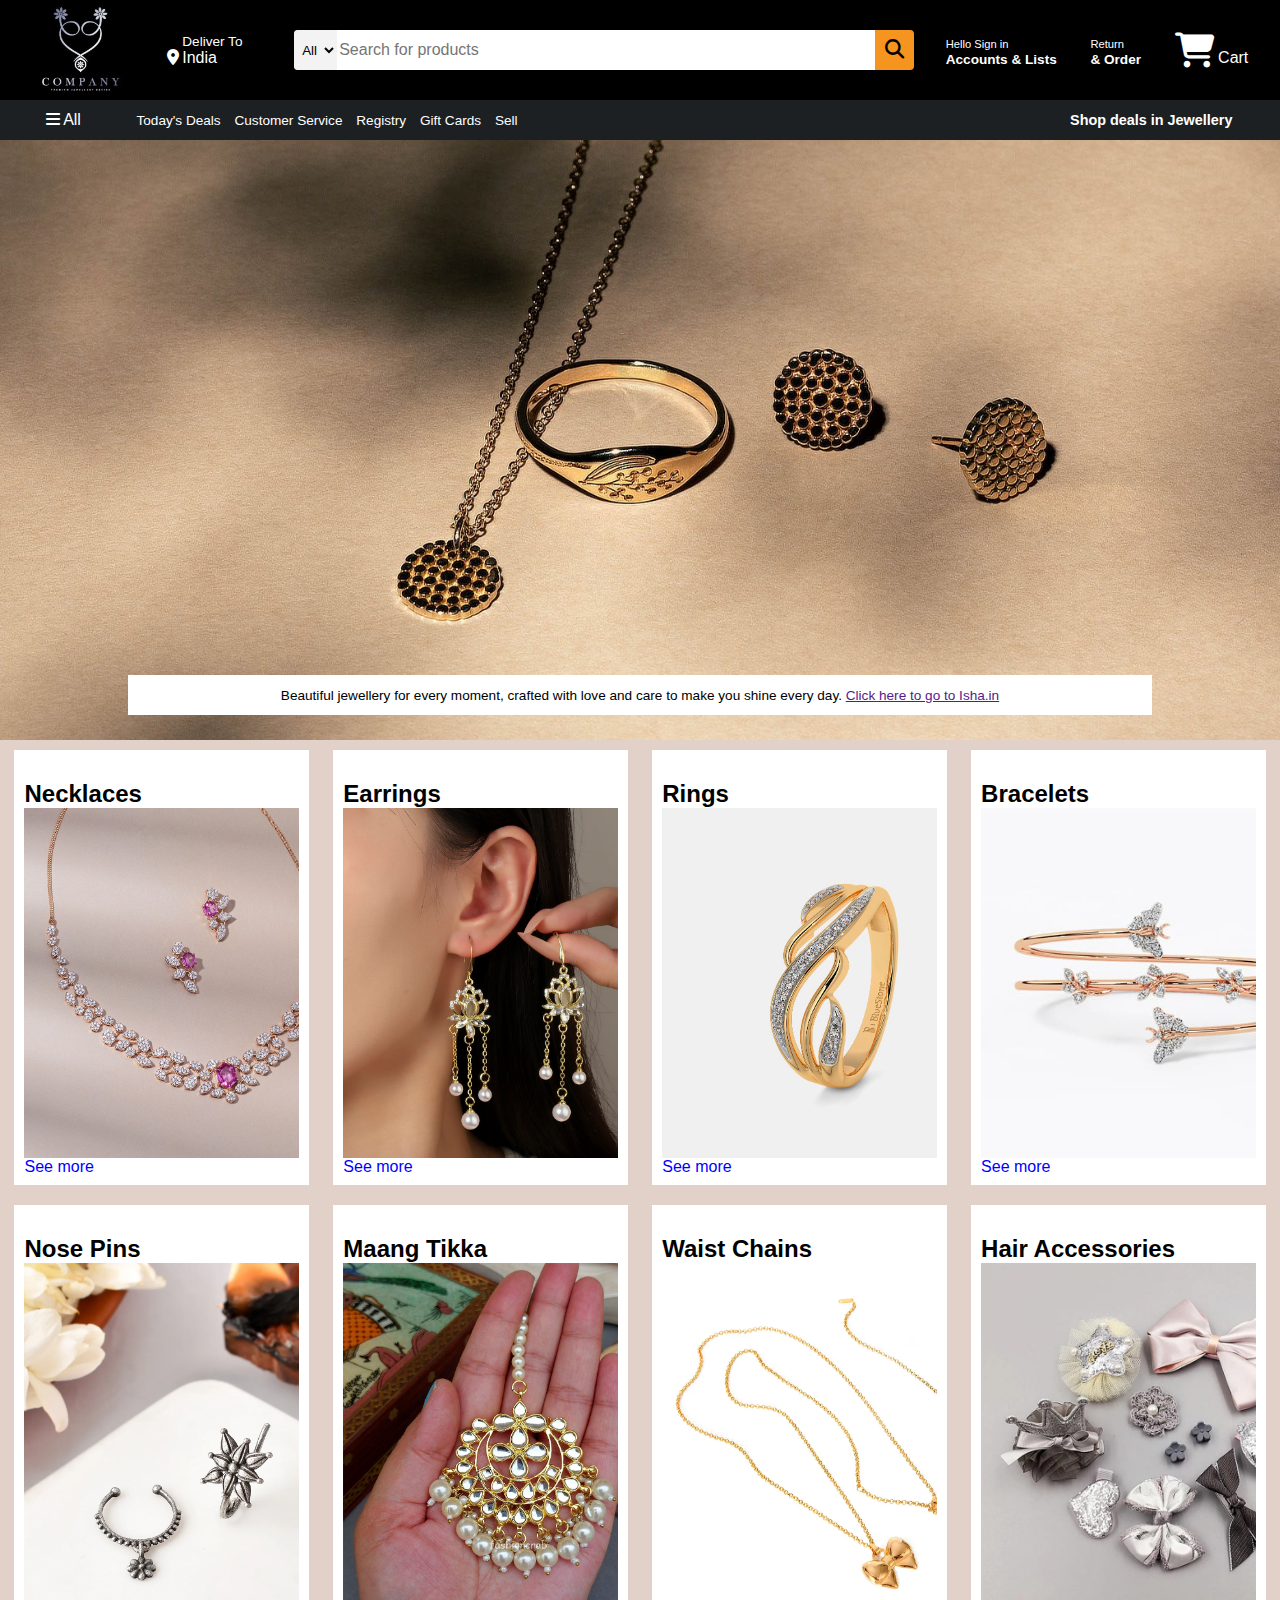
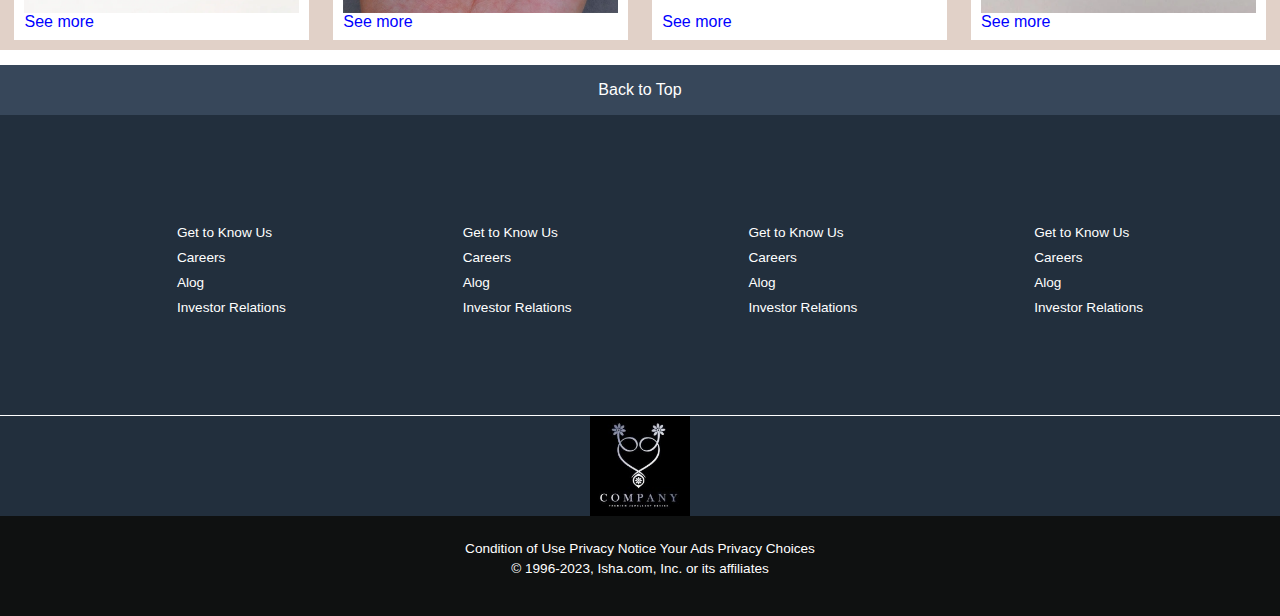
<file: index.html>
<!DOCTYPE html>
<html lang="en">

<head>
    <meta charset="UTF-8">
    <meta name="viewport" content="width=device-width, initial-scale=1.0">
    <title>Jewellery</title>
    <link rel="stylesheet" href="https://cdnjs.cloudflare.com/ajax/libs/font-awesome/6.7.2/css/all.min.css"
        integrity="sha512-Evv84Mr4kqVGRNSgIGL/F/aIDqQb7xQ2vcrdIwxfjThSH8CSR7PBEakCr51Ck+w+/U6swU2Im1vVX0SVk9ABhg=="
        crossorigin="anonymous" referrerpolicy="no-referrer" />
    <link rel="stylesheet" href="style.css">
</head>

<body>
    <header>
        <div class="navbar ">
            <div class="nav-logo border">
                <div class="logo"></div>
            </div>

            <div class="nav-address border">
                <p class="add-first">Deliver To</p>
                <div class="add-icon">
                    <i class="fa-solid fa-location-dot"></i>
                    <p class="add-sec">India</p>
                </div>
            </div>

            <div class="nav-search">
                <select class="search-select">
                    <option value="">All</option>
                </select>
                <input type="text" placeholder="Search for products" class="search-input">
                <div class="search-icon">
                    <i class="fa-solid fa-magnifying-glass"></i>
                </div>
            </div>

            <div class="nav-signin border">
                <p><span>Hello Sign in</span></p>
                <p class="nav-second"> Accounts & Lists</p>
            </div>

            <div class="nav-return border">
                <p><span>Return</span></p>
                <p class="nav-second">& Order</p>
            </div>

            <div class="nav-cart border">
                <i class="fa-solid fa-cart-shopping"></i>
                Cart
            </div>
        </div>

        <div class="pannel">
            <div class="pannel-all">
                <i class="fa-solid fa-bars"></i>
                All
            </div>

            <div class="pannel-ops">
                <p>Today's Deals</p>
                <p>Customer Service</p>
                <p>Registry</p>
                <p>Gift Cards</p>
                <p>Sell</p>
            </div>

            <div class="pannel-deals border">
                Shop deals in Jewellery
            </div>
        </div>
    </header>

    <div class="hero-section">
        <div class="hero-msg">
            <p>Beautiful jewellery for every moment, crafted with love and care to make you shine every day.
                <a href="">Click here to go to Isha.in</a>
            </p>
        </div>
    </div>

    <div class="shop-section">
        <div class="box1 box">
            <div class="box-content">
                <h2>Necklaces</h2>
                <div class="box-img" style="background-image: url('box1.jpg');"></div>
                <p>See more</p>
            </div>
        </div>
        <div class="box2 box">
            <div class="box-content">
                <h2>Earrings</h2>
                <div class="box-img" style="background-image: url('box2.webp');"></div>
                <p>See more</p>
            </div>
        </div>
        <div class="box3 box">
            <div class="box-content">
                <h2>Rings</h2>
                <div class="box-img" style="background-image: url('box3.jpg');"></div>
                <p>See more</p>
            </div>
        </div>
        <div class="box4 box">
            <div class="box-content">
                <h2>Bracelets</h2>
                <div class="box-img" style="background-image: url('box4.png');"></div>
                <p>See more</p>
            </div>
        </div>
        <div class="box5 box">
            <div class="box-content">
                <h2>Nose Pins</h2>
                <div class="box-img" style="background-image: url('box5.webp');"></div>
                <p>See more</p>
            </div>
        </div>
        <div class="box6 box">
            <div class="box-content">
                <h2>Maang Tikka</h2>
                <div class="box-img" style="background-image: url('box6.jpg');"></div>
                <p>See more</p>
            </div>
        </div>
        <div class="box7 box">
            <div class="box-content">
                <h2>Waist Chains</h2>
                <div class="box-img" style="background-image: url('box7.webp');"></div>
                <p>See more</p>
            </div>
        </div>
        <div class="box8 box">
            <div class="box-content">
                <h2>Hair Accessories</h2>
                <div class="box-img" style="background-image: url('box8.webp');"></div>
                <p>See more</p>
            </div>
        </div>
    </div>

    <footer>
        <div class="foot-panel1">
            Back to Top
        </div>

        <div class="foot-panel2">
            <ul>
                <p>Get to Know Us</p>
                <a href="">Careers</a>
                <a href="">Alog</a>
                <a href="">Investor Relations</a>
            </ul>

            <ul>
                <p>Get to Know Us</p>
                <a href="">Careers</a>
                <a href="">Alog</a>
                <a href="">Investor Relations</a>
            </ul>

            <ul>
                <p>Get to Know Us</p>
                <a href="">Careers</a>
                <a href="">Alog</a>
                <a href="">Investor Relations</a>
            </ul>

            <ul>
                <p>Get to Know Us</p>
                <a href="">Careers</a>
                <a href="">Alog</a>
                <a href="">Investor Relations</a>
            </ul>
        </div>

        <div class="foot-panel3">
            <div class="logo"></div>
        </div>

        <div class="foot-panel4">
            <div class="pages">
                <a href="">Condition of Use</a>
                <a href="">Privacy Notice</a>
                <a href="">Your Ads Privacy Choices</a>
            </div>

            <div class="copyright">
                © 1996-2023, Isha.com, Inc. or its affiliates
            </div>
        </div>
    </footer>
</body>

</html>
</file>
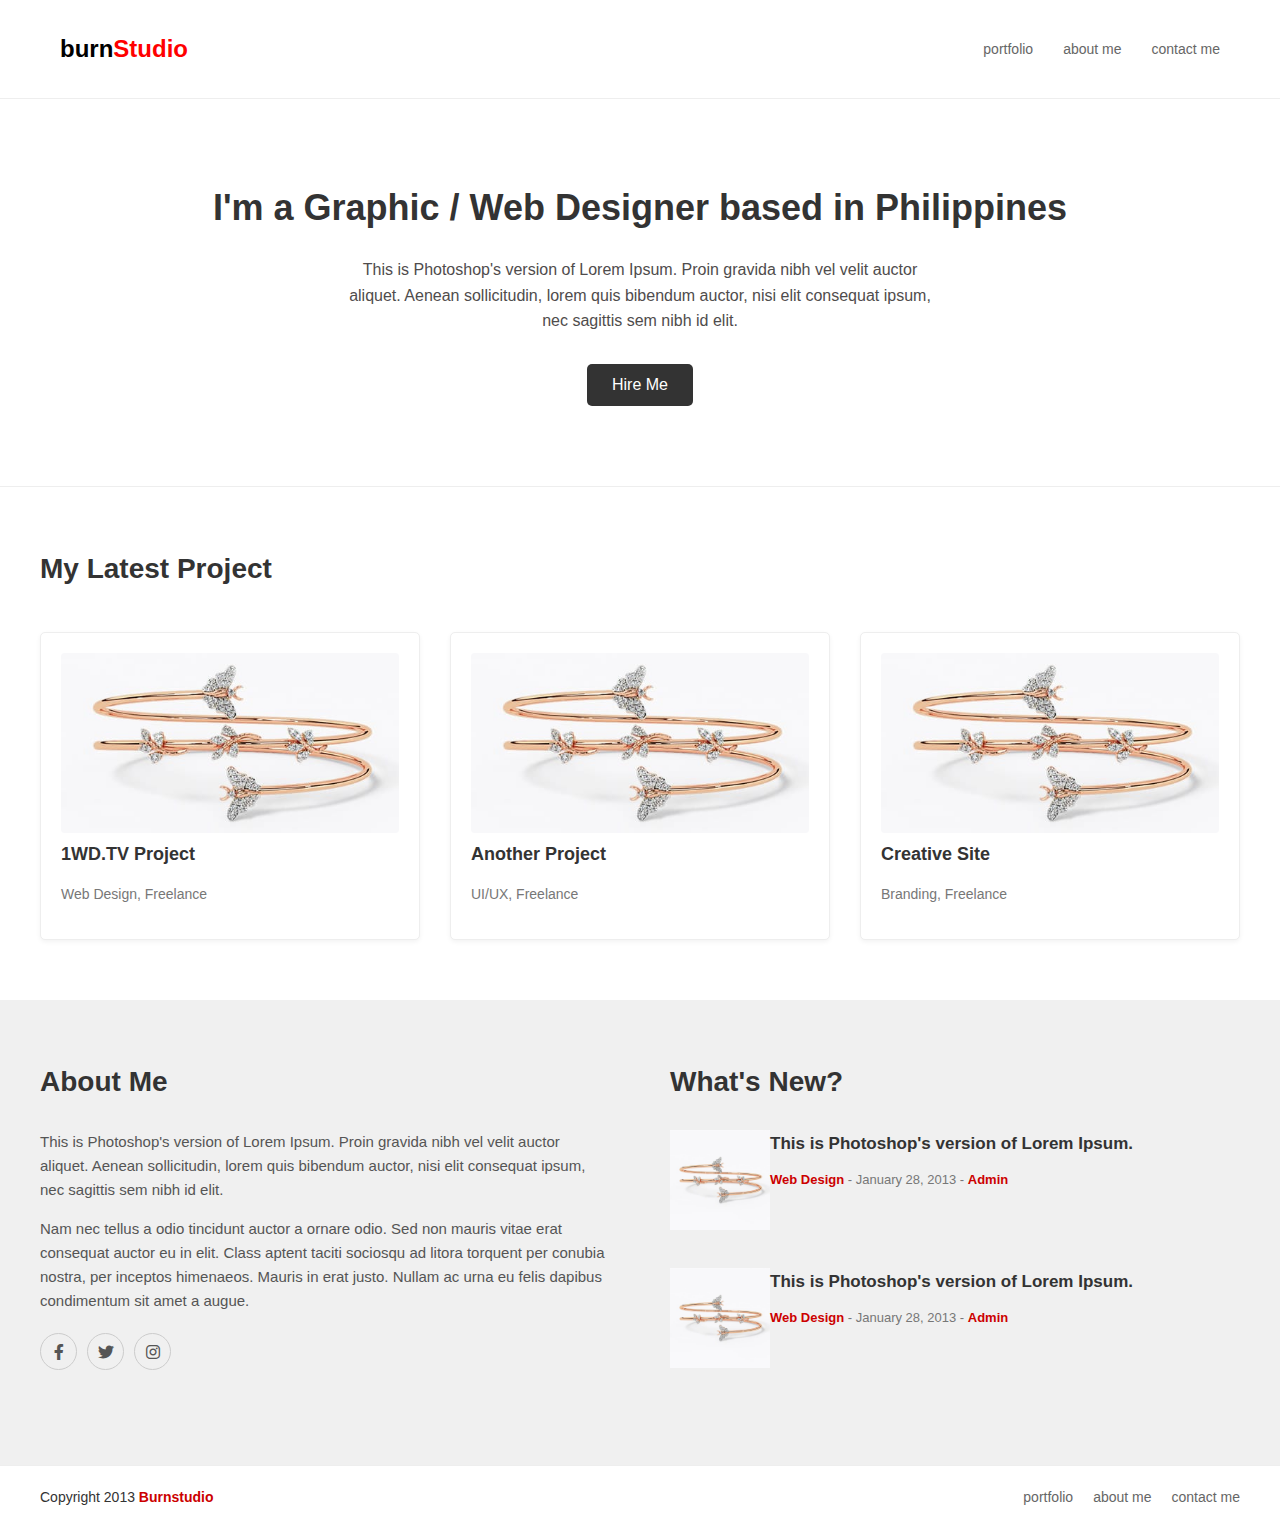
<file: task1/index.html>
<!DOCTYPE html>
<html lang="en">

<head>
    <meta charset="UTF-8" />
    <meta name="viewport" content="width=device-width, initial-scale=1.0" />
    <title>Burnstudio - Graphic / Web Designer</title>
    <link rel="stylesheet" href="style.css" />
    <link rel="stylesheet" href="https://cdnjs.cloudflare.com/ajax/libs/font-awesome/6.0.0-beta3/css/all.min.css" />
</head>

<body>

    <header class="header">
        <div class="container">
            <div class="mobile-header">
                <div class="logo">burn<span style="color: red;">Studio</span></div>

                <input type="checkbox" id="menu-toggle" />
                <label for="menu-toggle" class="menu-toggle">
                    <i class="fas fa-bars"></i>
                </label>

                <nav class="main-nav">
                    <ul>
                        <li><a href="#portfolio">portfolio</a></li>
                        <li><a href="#about-me">about me</a></li>
                        <li><a href="#contact">contact me</a></li>
                    </ul>
                </nav>
            </div>
        </div>
    </header>

    <section class="hero">
        <div class="container">
            <h1>I'm a Graphic / Web Designer based in Philippines</h1>
            <p>This is Photoshop's version of Lorem Ipsum. Proin gravida nibh vel velit auctor aliquet. Aenean
                sollicitudin, lorem quis bibendum auctor, nisi elit consequat ipsum, nec sagittis sem nibh id elit.</p>
            <button class="btn">Hire Me</button>
        </div>
    </section>

    <section class="latest-projects" id="portfolio">
        <div class="container">
            <h2>My Latest Project</h2>
            <div class="projects-grid">
                <div class="project-item">
                    <div class="project-thumbnail">
                        <img src="box4.png" alt="Project 1 Thumbnail">
                    </div>
                    <h3>1WD.TV Project</h3>
                    <p>Web Design, Freelance</p>
                </div>
                <div class="project-item">
                    <div class="project-thumbnail">
                        <img src="box4.png" alt="Project 2 Thumbnail">
                    </div>
                    <h3>Another Project</h3>
                    <p>UI/UX, Freelance</p>
                </div>
                <div class="project-item">
                    <div class="project-thumbnail">
                        <img src="box4.png" alt="Project 3 Thumbnail">
                    </div>
                    <h3>Creative Site</h3>
                    <p>Branding, Freelance</p>
                </div>
            </div>
        </div>
    </section>

    <section class="bottom-sections">
        <div class="container">
            <div class="about-me-section" id="about-me">
                <h2>About Me</h2>
                <p>This is Photoshop's version of Lorem Ipsum. Proin gravida nibh vel velit auctor aliquet. Aenean
                    sollicitudin, lorem quis bibendum auctor, nisi elit consequat ipsum, nec sagittis sem nibh id elit.
                </p>
                <p>Nam nec tellus a odio tincidunt auctor a ornare odio. Sed non mauris vitae erat consequat auctor eu
                    in elit. Class aptent taciti sociosqu ad litora torquent per conubia nostra, per inceptos himenaeos.
                    Mauris in erat justo. Nullam ac urna eu felis dapibus condimentum sit amet a augue.</p>
                <div class="social-icons">
                    <a href="#"><i class="fab fa-facebook-f"></i></a>
                    <a href="#"><i class="fab fa-twitter"></i></a>
                    <a href="#"><i class="fab fa-instagram"></i></a>
                </div>
            </div>
            <div class="whats-new-section">
                <h2>What's New?</h2>
                <div class="news-item">
                    <div class="news-thumbnail">
                        <img src="box4.png" alt="News 1">
                    </div>
                    <div class="news-content">
                        <h3>This is Photoshop's version of Lorem Ipsum.</h3>
                        <p><span>Web Design</span> - January 28, 2013 - <span>Admin</span></p>
                    </div>
                </div>
                <div class="news-item">
                    <div class="news-thumbnail">
                        <img src="box4.png" alt="News 2">
                    </div>
                    <div class="news-content">
                        <h3>This is Photoshop's version of Lorem Ipsum.</h3>
                        <p><span>Web Design</span> - January 28, 2013 - <span>Admin</span></p>
                    </div>
                </div>
            </div>
        </div>
    </section>

    <footer class="footer" id="contact">
        <div class="container">
            <div class="copyright">Copyright 2013 <span>Burnstudio</span></div>
            <nav class="footer-nav">
                <ul>
                    <li><a href="#portfolio">portfolio</a></li>
                    <li><a href="#about-me">about me</a></li>
                    <li><a href="#contact">contact me</a></li>
                </ul>
            </nav>
        </div>
    </footer>

</body>

</html>
</file>
<file: style.css>
*{
    margin: 0;
    font-family: arial, sans-serif;
    border: border-box;
}

.navbar{
    height: 100px;
    background-color: #000000;
    color: white;
    display: flex;
    align-items: center;
    justify-content: space-evenly;
    
}

.nav-logo{
    height: 100px;
    width: 100px;
}

.logo{
    background-image: url('logo.jpg');
    background-size: contain;
    height: 100px;
    width: 100px;
}

.border{
    border: 2px solid transparent; 

}

.border:hover{
    border: 2px solid white;
}

/* box2 */

.add-first{
    font-size: 0.85rem;
    margin-left: 15px;
    display: flex;
    
}

.add-sec{
    font: 1em ;
    margin-left: 3px;
    
}

.add-icon{
    display: flex ;
}

.nav-address{
   margin-left: 2px;
}

/* box3 */
.nav-search{
    display: flex;
    justify-content: space-evenly;
    background-color: #f5941f;
    width: 620px;
    height: 40px;
    margin-left: 20px;
    border-radius: 4px;
}

.search-select{
    width: 50px;
    text-align: center;
    background-color: #f3f3f3;
    border-top-left-radius: 4px;
    border-bottom-left-radius: 4px;
    border: none;
}

.search-input{
    width: 100%;
    
    border: none;
    font-size: 1rem;
}

.search-icon{
    width: 45px;   
    display: flex;
    justify-content: center;
    align-items: center;
    font-size: 1.2rem;
    border-top-right-radius: 4px;
    border-bottom-right-radius: 4px;
    color: black;
}

.nav-search:hover{
    border: 2px solid orange;
}


/* box 4 */
span{
    font-size: 0.7rem;
}

.nav-second{
    font-size: 0.85rem;
    font-weight: 700;
}

/* box 5 */
.nav-cart i{
    font-size: 35px;
    font-weight: 700;
}


/* pannel */
.pannel{
    display: flex;
    justify-content: space-evenly;
    align-items: center;
    background-color: #1d2023;
    width: 100%;
    height: 40px;
    color: white;
}

.pannel-ops p{
    display: inline;
    margin-left: 10px;
}

.pannel-ops{
    
    width: 70%;
    font-size: 0.85rem;
}

.pannel-deals{
    font-size: 0.9rem;
    font-weight: 700;
}

/* hero section */

.hero-section {
    background-image: url('hero1.jpg');
    background-size: cover; 
    height: 600px;
    display: flex;
    justify-content: center;
    align-items: flex-end;
}

.hero-msg{
    background-color: white;
    color: black;
    height: 40px;
    display: flex;
    align-items: center;
    justify-content: center;
    font-size: 0.85rem;
    bottom: 25px;
    width: 80%;
    margin-bottom: 25px;
    ;
}


/* shop section */

.box{
    height: 400px;
    /* border: 2px solid black; */
    width: 23%;
    background-color: white;
    padding: 20px 0px 15px;
    margin : 10px;
}

.shop-section{
    display: flex;
    flex-wrap: wrap;
    justify-content: space-evenly;
    background-color: rgb(225, 209, 200);
}

.box-img{
    height: 350px;
    background-size: cover;
    
}   

.box-content{
    margin: 10px;
}

.box-content p{
    color: blue;
}

/* footer */

footer{
    margin-top: 15px;
}
.foot-panel1{
    background-color: #37475a;
    color: white;
    display: flex;
    justify-content: center;
    height: 50px;
    align-items: center;
    font-size: 0.85;
}

.foot-panel2{
    background-color: #222f3d;
    color: white;
    display: flex;
    justify-content: space-evenly;
    height: 300px;
    align-items: center;
    font-size: 0.85rem;
}

ul{
    margin-top: 10px;
}
ul a{
    display: block;
    text-decoration: none;
    color: white;
    font-size: 0.85rem;
    margin-top: 10px;

}

.foot-panel3{
    background-color: #222f3d;
    color: white;
    border-top: 0.5px solid white;
    height: 100px;
    display: flex;
    justify-content: center;
    align-items: center;
}

.foot-panel4{
    background-color: #0f1111;
    color: white;
    /* display: flex;
    justify-content: center;
    align-items: center; */
    height: 100px;
    font-size: 0.85rem;
    
    text-align: center;
    
}
.foot-panel4 a{
    text-decoration: none;
    color: white;
}

.pages{

    padding-top: 25px;
}

.copyright{
    
    padding-top: 5px;
}
</file>
<file: task1/style.css>
/* General Styling */
body {
  font-family: "Open Sans", sans-serif;
  margin: 0;
  padding: 0;
  line-height: 1.6;
  color: #333;
  background-color: #f9f9f9;
}

.container {
  max-width: 1200px;
  margin: 0 auto;
  padding: 0 20px;
}

a {
  text-decoration: none;
  color: inherit;
}

ul {
  list-style: none;
  padding: 0;
  margin: 0;
}

h1, h2, h3 {
  margin-top: 0;
  font-weight: 600;
}

/* Header */
.header {
  background-color: #fff;
  padding: 20px 0;
  border-bottom: 1px solid #eee;
}

.mobile-header {
  display: flex;
  justify-content: space-between;
  align-items: center;
  padding: 10px 20px;
}

.logo {
  font-size: 24px;
  font-weight: 700;
  color: black;
}

.main-nav ul {
  display: flex;
}

.main-nav li {
  margin-left: 30px;
}

.main-nav a {
  font-size: 14px;
  color: #666;
  transition: color 0.3s ease;
}

.main-nav a:hover {
  color: #cc0000;
}

/* Hero Section */
.hero {
  text-align: center;
  padding: 80px 0;
  background-color: white;
  border-bottom: 1px solid #eee;
}

.hero h1 {
  font-size: 36px;
  margin-bottom: 20px;
  color: #333;
}

.hero p {
  font-size: 16px;
  color: #4f4c4c;
  max-width: 600px;
  margin: 0 auto 30px;
}

.btn {
  background-color: #333;
  color: #fff;
  padding: 12px 25px;
  border: none;
  border-radius: 5px;
  font-size: 16px;
  cursor: pointer;
  transition: background-color 0.3s ease;
}

.btn:hover {
  background-color: #cc0000;
}

/* Latest Projects Section */
.latest-projects {
  padding: 60px 0;
  background-color: white;
}

.latest-projects h2 {
  font-size: 28px;
  margin-bottom: 40px;
}

.projects-grid {
  display: grid;
  grid-template-columns: repeat(auto-fit, minmax(280px, 1fr));
  gap: 30px;
}

.project-item {
  background-color: #fff;
  border: 1px solid #eee;
  padding: 20px;
  text-align: left;
  box-shadow: 0 2px 5px rgba(0, 0, 0, 0.05);
  border-radius: 5px;
}

.project-thumbnail img {
  width: 100%;
  height: auto;
  max-height: 180px;
  object-fit: cover;
  border-radius: 4px;
}

.project-item h3 {
  font-size: 18px;
  margin-bottom: 5px;
  color: #333;
}

.project-item p {
  font-size: 14px;
  color: #777;
}

/* Bottom Sections */
.bottom-sections {
  background-color: #f0f0f0;
  padding: 60px 0;
}

.bottom-sections .container {
  display: grid;
  grid-template-columns: 1fr 1fr;
  gap: 60px;
}

.about-me-section h2,
.whats-new-section h2 {
  font-size: 28px;
  margin-bottom: 25px;
  color: #333;
}

.about-me-section p {
  font-size: 15px;
  margin-bottom: 15px;
  color: #555;
}

.social-icons {
  margin-top: 20px;
  display: flex;
}

.social-icons a {
  display: inline-flex;
  justify-content: center;
  align-items: center;
  width: 35px;
  height: 35px;
  border: 1px solid #ccc;
  border-radius: 50%;
  margin-right: 10px;
  color: #555;
  transition: background-color 0.3s ease, color 0.3s ease;
}

.social-icons a:hover {
  background-color: #cc0000;
  color: #fff;
  border-color: #cc0000;
}

.news-item {
  display: flex;
  margin-bottom: 30px;
}

.news-thumbnail img {
  width: 100px;
  height: 100px;
}

.news-content h3 {
  font-size: 17px;
  margin-bottom: 5px;
  color: #333;
}

.news-content p {
  font-size: 13px;
  color: #777;
}

.news-content p span {
  color: #cc0000;
  font-weight: 600;
}

/* Footer */
.footer {
  background-color: #fff;
  padding: 20px 0;
  border-top: 1px solid #eee;
}

.footer .container {
  display: flex;
  justify-content: space-between;
  align-items: center;
  font-size: 14px;
}

.footer-nav ul {
  display: flex;
}

.footer-nav li {
  margin-left: 20px;
}

.footer-nav a {
  color: #666;
  transition: color 0.3s ease;
}

.footer-nav a:hover {
  color: #cc0000;
}

.copyright span {
  color: #cc0000;
  font-weight: 600;
}

/* Responsive Mobile Menu Toggle */
#menu-toggle {
  display: none;
}

.menu-toggle {
  display: none;
  font-size: 24px;
  color: #333;
  cursor: pointer;
  margin-left: 10px;
}

@media (max-width: 475px) {
  .mobile-header {
    display: flex;
    flex-wrap: wrap;              /* allow items to wrap to the next line */
    align-items: center;          /* vertically center logo & toggle */
    justify-content: space-between;
    padding: 10px 20px;
  }

  /* Show the toggle icon */
  .menu-toggle {
    display: inline-block;
    font-size: 24px;
    color: #333;
    cursor: pointer;
    order: 1;                      /* place toggle to the right of logo */
  }

  /* Logo stays first */
  .logo {
    order: 1;
  }

  /* Hide the nav by default; force it to full width on its own “row” */
  .main-nav {
    order: 3;                      
    width: 100%;
    display: none;
    flex-direction: column;
    background-color: #fff;
    border-top: 1px solid #eee;
    padding: 10px 0;
  }

  /* When checkbox is checked, show the nav as a column */
  #menu-toggle:checked + .menu-toggle + .main-nav {
    display: flex;
  }

  /* Stack links in a column */
  .main-nav ul {
    display: flex;                 /* parent flex for easier column layout */
    flex-direction: column;
    gap: 5px;
    width: 100%;
    padding: 0;
    margin: 0;
    align-items: center;
  }

  /* Give each <li> some horizontal padding */
  .main-nav li {
    margin: 10px 20px;
  }

  /* …other responsive tweaks… */
  .bottom-sections .container {
    grid-template-columns: 1fr;
  }

  .projects-grid {
    grid-template-columns: 1fr;
  }

  .footer .container {
    flex-direction: column;
    text-align: center;
    gap: 10px;
  }
}
</file>
